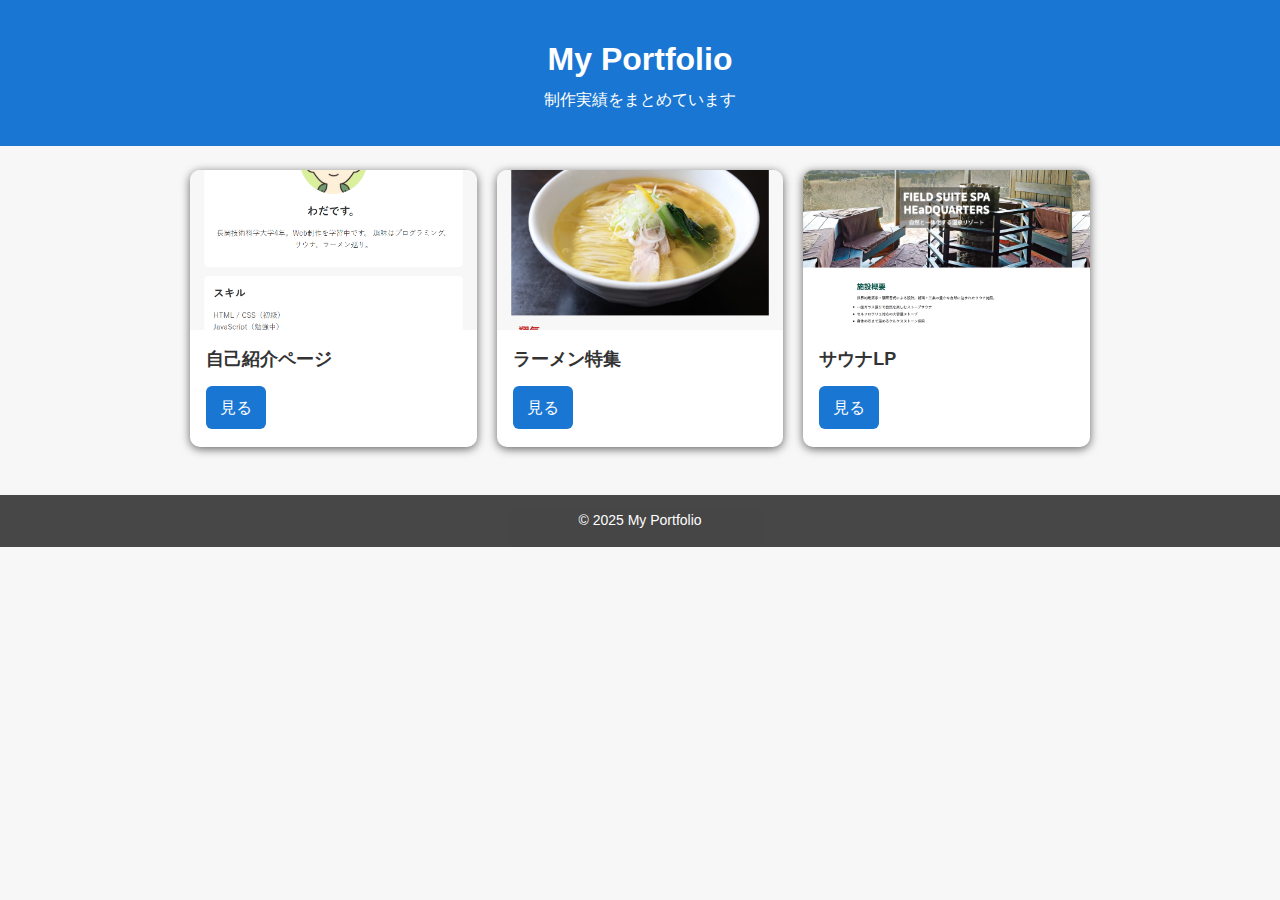
<file: index.html>
<!DOCTYPE html>
<html lang="ja">
<head>
    <meta charset="UTF-8">
    <meta name="viewport" content="width=device-width, initial-scale=1.0">
    <title>Portfolio</title>
    <link rel="stylesheet" href="style.css">
</head>
<body>
    <header class="site-header">
        <h1>My Portfolio</h1>
        <p>制作実績をまとめています</p>
    </header>

    <main class="container">
        <section class="works" aria-label="作品一覧">
            <article class="card">
                <img src="self-intro.png" alt="自己紹介ページのスクリーンショット">
                <div class="card-body">
                    <h2 class="card-title">自己紹介ページ</h2>
                    <a class="btn" href="self-intro.html">見る</a>
                </div>
            </article>

            <article class="card">
                <img src="ramen.png" alt="ラーメン特集のスクリーンショット">
                <div class="card-body">
                    <h2 class="card-title">ラーメン特集</h2>
                    <a class="btn" href="ramen.html">見る</a>
                </div>
            </article>

            <article class="card">
                <img src="sauna.png" alt="サウナLPのスクリーンショット">
                <div class="card-body">
                    <h2 class="card-title">サウナLP</h2>
                    <a class="btn" href="sauna.html">見る</a>
                </div>
            </article>
        </section>
    </main>

    <footer class="site-footer">
        © 2025 My Portfolio
    </footer>
    
</body>
</html>
</file>
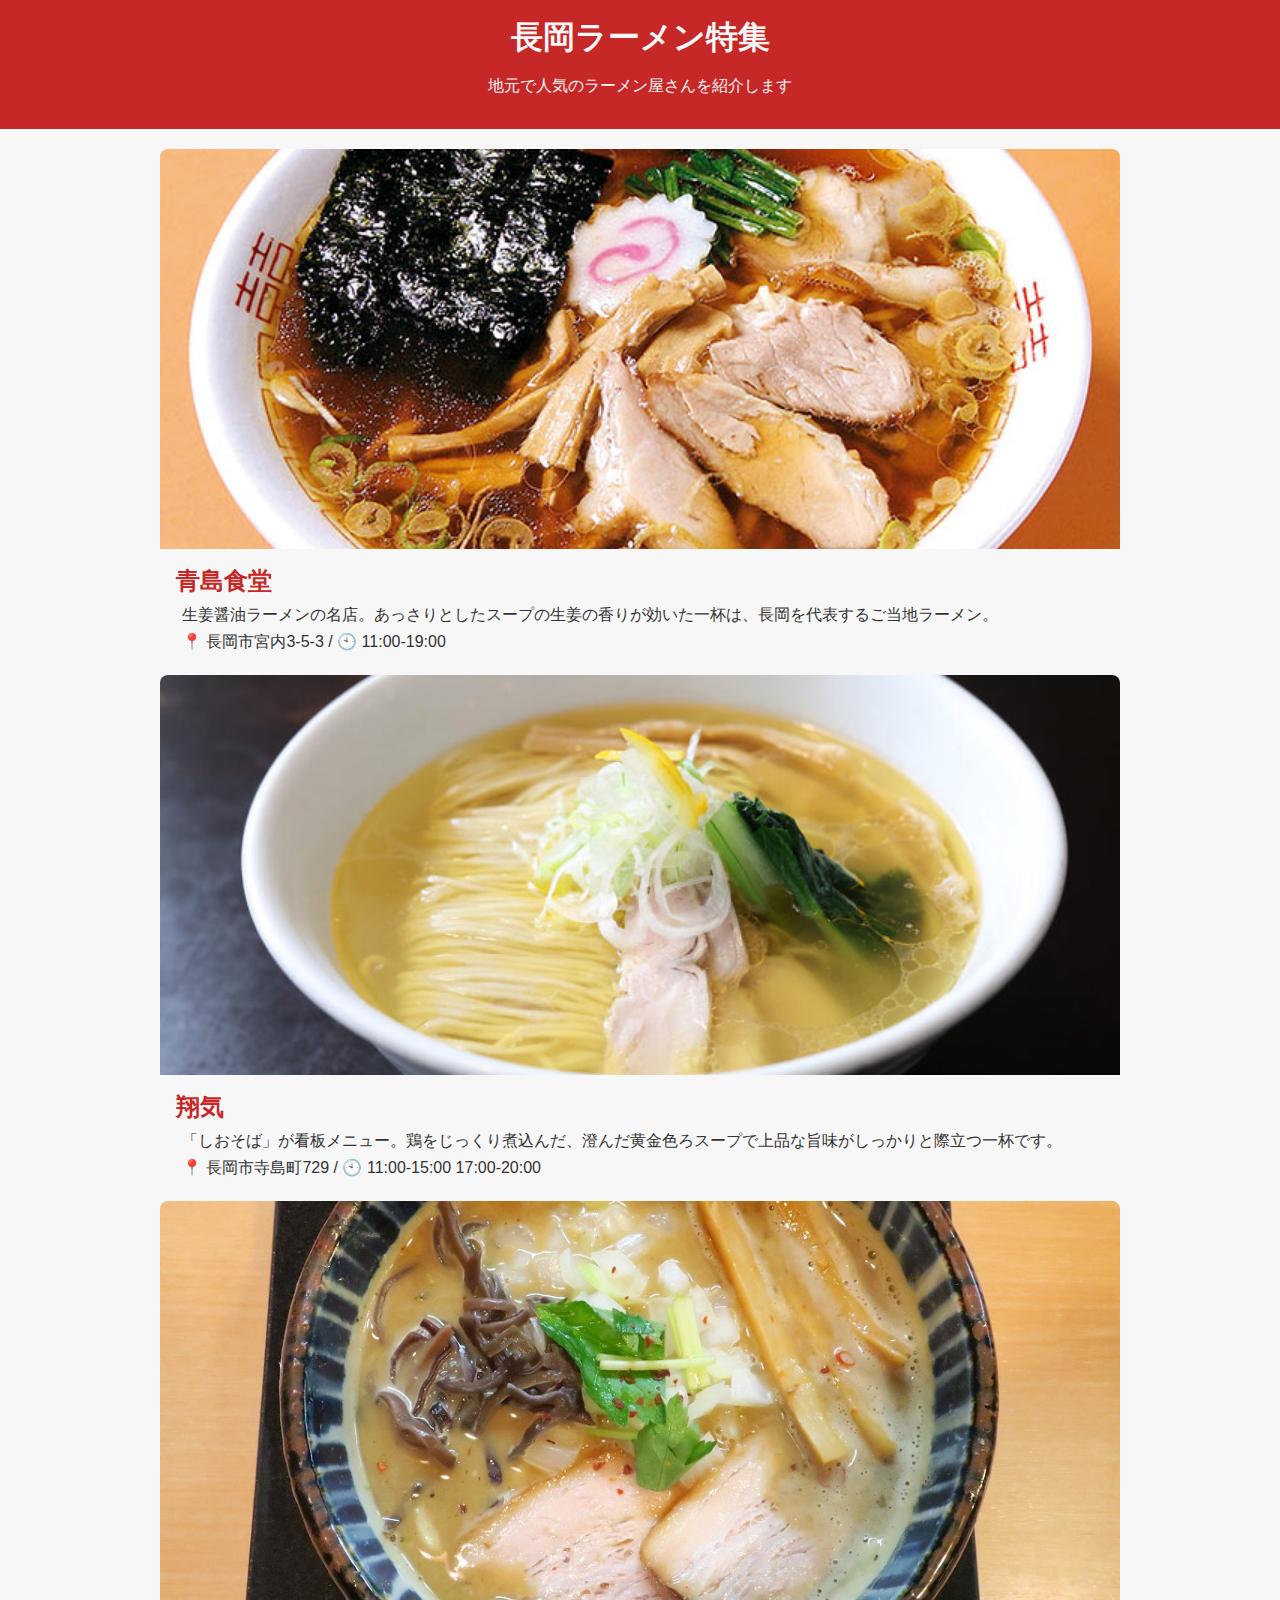
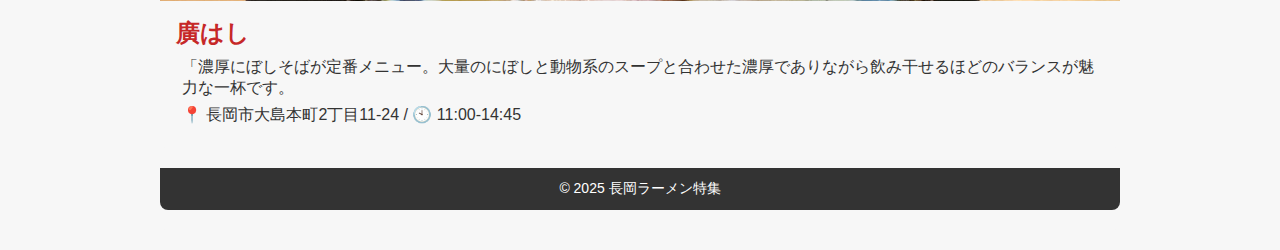
<file: ramen.html>
<!DOCTYPE html>
<html lang="ja">
<head>
    <meta charset="UTF-8">
    <meta name="viewport" content="width=device-width, initial-scale=1.0">
    <title>長岡ラーメン特集</title>
    <link rel="stylesheet" href="ramen.css">
</head>
<body>
    <header>
        <h1>長岡ラーメン特集</h1>
        <p>地元で人気のラーメン屋さんを紹介します</p>
    </header>

    <div class="container">
        <div class="shop">
            <img src="aosima.jpg" alt="青島食堂のラーメン">
            <div class="shop-content">
                <h2>青島食堂</h2>
                <p>生姜醤油ラーメンの名店。あっさりとしたスープの生姜の香りが効いた一杯は、長岡を代表するご当地ラーメン。</p>
                <p>📍 長岡市宮内3-5-3 / 🕙 11:00-19:00</p>
            </div>
        <div class="shop">
            <img src="shouki.jpg" alt="翔気のラーメン">
            <div class="shop-content">
                <h2>翔気</h2>
                <p>「しおそば」が看板メニュー。鶏をじっくり煮込んだ、澄んだ黄金色ろスープで上品な旨味がしっかりと際立つ一杯です。</p>
                <p>📍 長岡市寺島町729 / 🕙 11:00-15:00 17:00-20:00</p>
            </div>
        <div class="shop">
            <img src="hirohasi.jpg" alt="廣はしのラーメン">
            <div class="shop-content">
                <h2>廣はし</h2>
                <p>「濃厚にぼしそばが定番メニュー。大量のにぼしと動物系のスープと合わせた濃厚でありながら飲み干せるほどのバランスが魅力な一杯です。</p>
                <p>📍 長岡市大島本町2丁目11-24 / 🕙 11:00-14:45</p>
            </div>
    </div>

<footer>
    © 2025 長岡ラーメン特集
</footer>
</body>
</html>
</file>
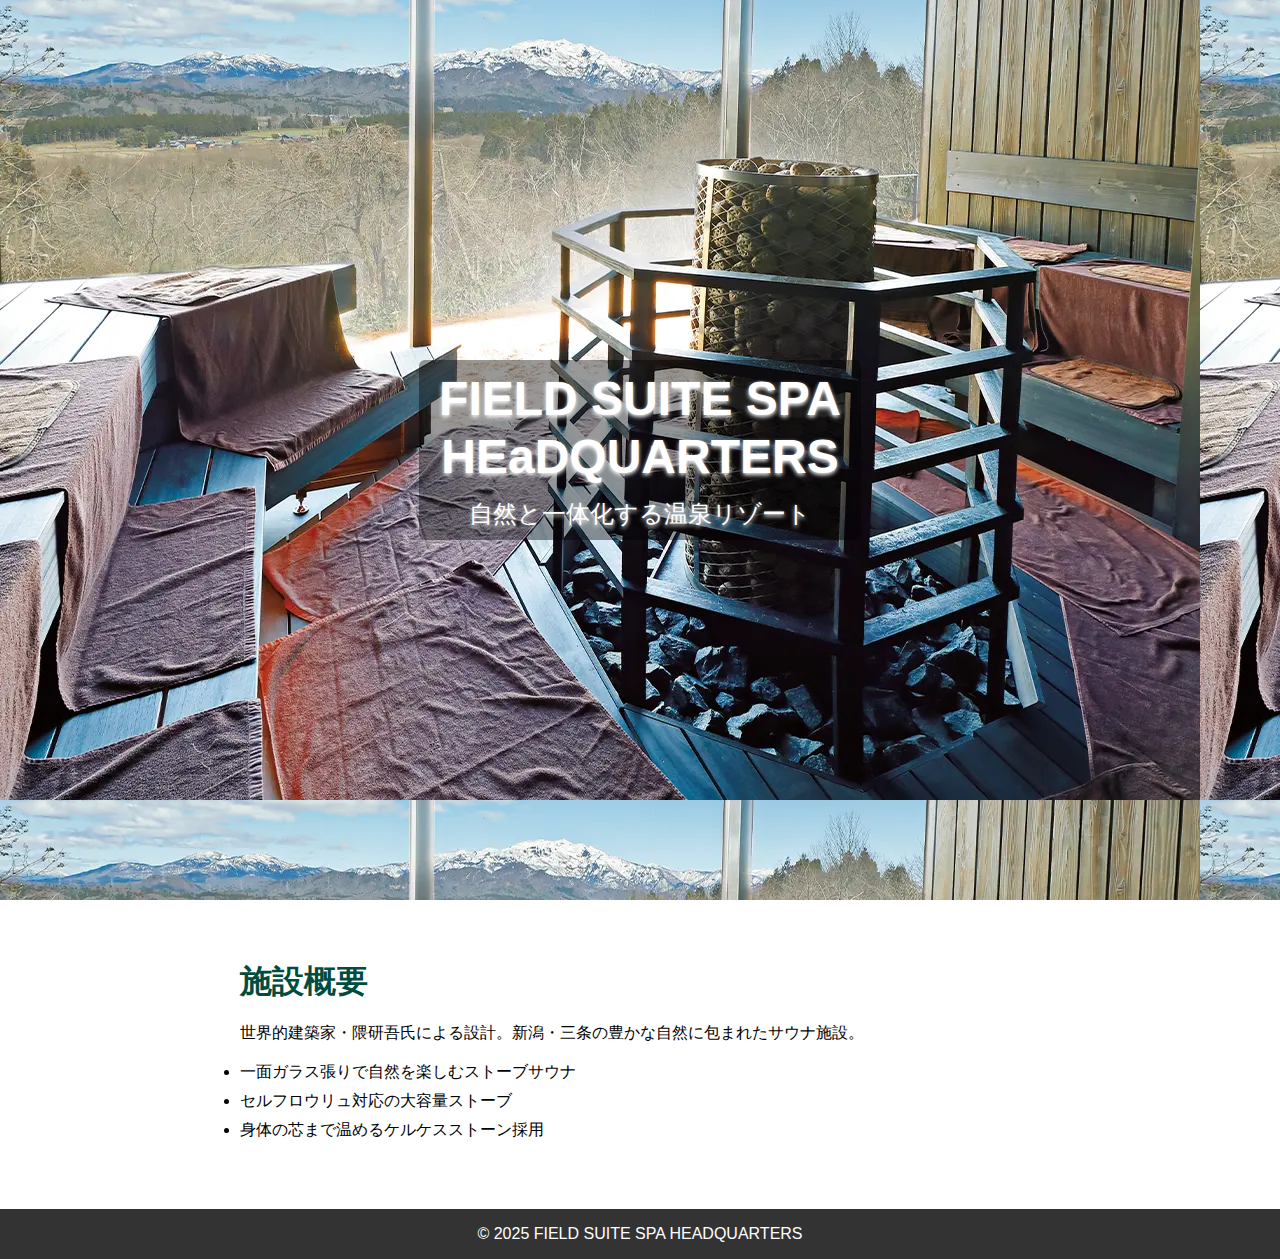
<file: sauna.html>
<!DOCTYPE html>
<html lang="ja">
<head>
    <meta charset="UTF-8">
    <meta name="viewport" content="width=device-width, initial-scale=1.0">
    <title>Snow Peak FIELD SUITE SPA HQ LP</title>
    <link rel="stylesheet" href="sauna.css">
</head>
<body>
    <section class="hero">
        <div class="hero-text">
            <h1>FIELD SUITE SPA<br>HEaDQUARTERS</h1>
            <p>自然と一体化する温泉リゾート</p>
        </div>
    </section>

    <section class="info">
        <div class="container">
            <h2>施設概要</h2>
            <p>世界的建築家・隈研吾氏による設計。新潟・三条の豊かな自然に包まれたサウナ施設。</p>
            <ul>
                <li>一面ガラス張りで自然を楽しむストーブサウナ</li>
                <li>セルフロウリュ対応の大容量ストーブ</li>
                <li>身体の芯まで温めるケルケスストーン採用</li>
            </ul>
        </div>
    </section>

    <footer>
        <p>© 2025 FIELD SUITE SPA HEADQUARTERS</p>
    </footer>
    
</body>
</html>
</file>
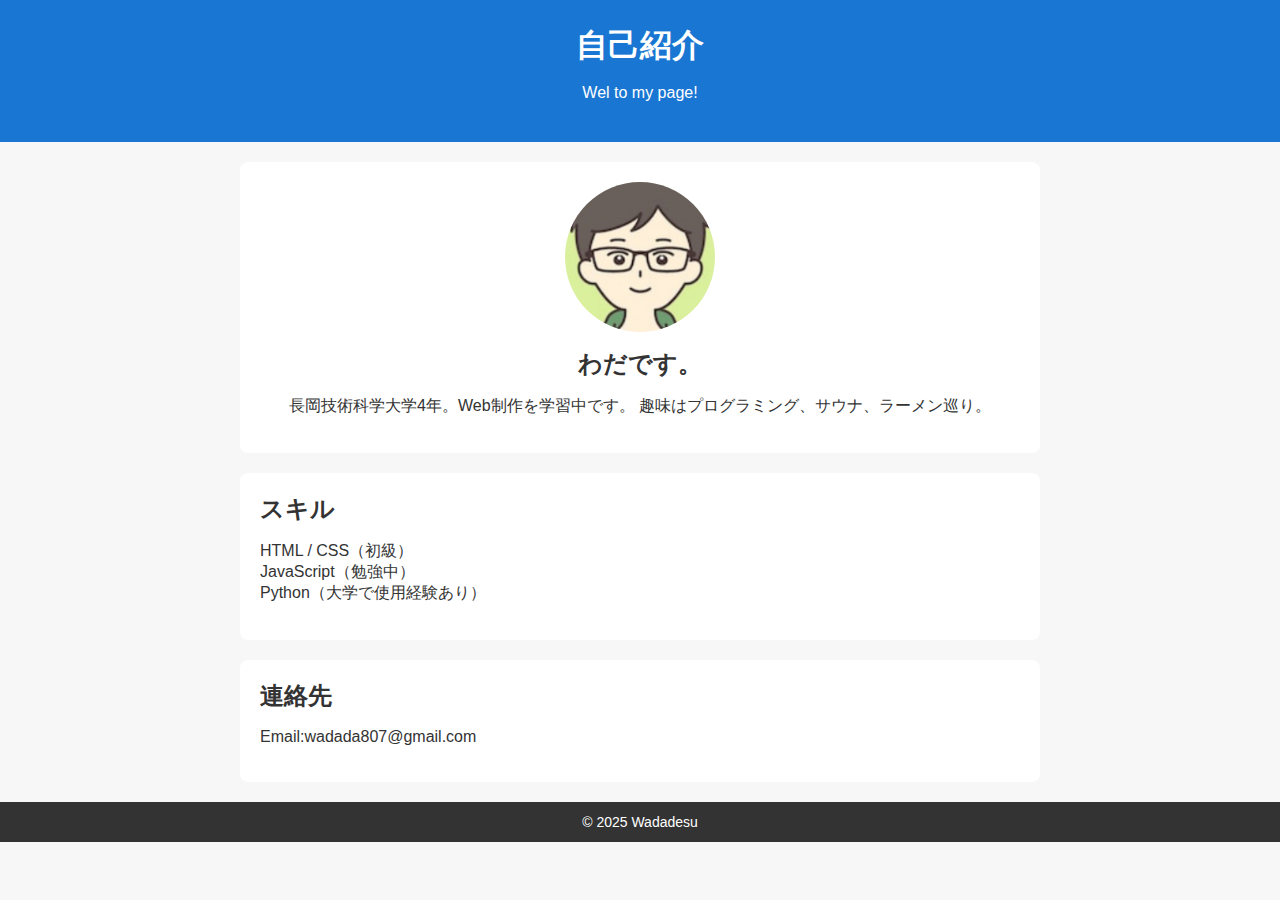
<file: self-intro.html>
<!DOCTYPE html>
<html lang=""ja>
<head>
    <meta charset="UTF-8">
    <meta name="viewport" content="width=device-width, initial-scale=1.0">
    <title>自己紹介 | ポートフォリオ </title>
    <link rel="stylesheet" href="self-intro.css">
</head>
<body>
    <header>
        <h1>自己紹介</h1>
        <p>Wel to my page!</p>
    </header>

    <main class="container">
        <section class="profile">
            <img src="aikonn.jpeg" alt="プロフィール写真">
            <h2>わだです。</h2>
            <p>長岡技術科学大学4年。Web制作を学習中です。
                趣味はプログラミング、サウナ、ラーメン巡り。</p>             
        </section>

        <section class="skills">
            <h2>スキル</h2>
            <ul>
                <li>HTML / CSS（初級）</li>
                <li>JavaScript（勉強中）</li>
                <li>Python（大学で使用経験あり）</li>
            </ul>
        </section>

        <section class="contact">
            <h2>連絡先</h2>
            <p>Email:wadada807@gmail.com</p>
            <!---<p><a href="https://github.com/" target="_blank">GitHub</a></p>-->
        </section>
    </main>

    <footer>
        © 2025 Wadadesu
    </footer>
</body>
</html>
</file>
<file: style.css>
* {box-sizing: border-box; margin: 0; padding: 0;}

body {
    font-family: "Yu Gothic", "メイリオ" ,sans-serif;
    background: #f7f7f7;
    color: #333;
    line-height: 1.7;
}
.site-header {
    background: #1976d2;
    color: #fff;
    text-align: center;
    padding: 32px 16px;
}
.container {
    width: 92%;
    max-width: 900px;
    margin: 24px auto 48px;
}
.works {
    display: grid;
    gap: 20px;
    grid-template-columns: repeat(auto-fit,minmax(260px,1fr));
}
.card {
    background: #fff;
    border-radius: 10px;
    overflow: hidden;
    box-shadow: 0 2px 10px rgba(0,0,0,0.6);
    transition: transform 0.2s ease ,box-shadow 0.2s ease;
}
.card:hover {
    transform: translateY(-2px);
    box-shadow: 0 8px 18px rgba(0, 0, 0, 0.1);
}
.card img {
    width: 100%;
    height: 160px;
    object-fit: cover;
    display: block;
}
.card-body {
    padding: 14px 16px 18px;
}
.card-title {
    font-size: 18px; margin-bottom: 12px;
}
.btn {
    display: inline-block;
    padding: 8px 14px;
    background: #1976d2;
    color: #fff;
    text-decoration: none;
    border-radius: 6px;
    transition: opacity 0.2s;
}
.btn:hover {opacity: 0.9;}

.site-footer {
    text-align: center;
    background: #333;
    color: #fff;
    padding: 14px 0;
    font-size: 14px;
    opacity: 0.9;
}
@media (max-width:480px) {
    .card img {height: 140px;}
}
</file>
<file: ramen.css>
body {
    font-family: sans-serif;
    margin:0;
    background: #f7f7f7;
    color: #333;
}
header {
    background: #c62828;
    color: #f7f7f7;
    padding: 16px;
    text-align: center;
}
h1 {
    margin: 0;
}
.container {
    width: 90%;
    max-width: 960px;
    margin: 20px auto;
}
.shop {
    background: #f7f7f7;
    border-radius: 8px;
    overflow: hidden;
    margin-bottom: 20px;
    box-shadow: 0 2px 6px rdba(0,0,0,0.1);
}
.shop img {
    width: 100%;
    height: 400px;
    object-fit: cover;
    display: block;
}
.shop-content {
    padding: 16px;
}
.shop h2 {
    margin: 0 0 8px;
    color: #c62828;
}
.shop p {
    margin: 6px;
}
footer {
    background: #333;
    color: #fff;
    text-align: center;
    padding: 12px 0;
    margin-top: 20px;
    font-size: 14px;
}
</file>
<file: sauna.css>
* {
    margin: 0;
    padding: 0;
    box-sizing: border-box;
}
body { font-family: sans-serif;} 

.hero {
    background: url(haikei.webp); center/cover no-repeat;
    height: 100vh;
    display: flex;
    align-items: center;
    justify-content: center;
    position: relative;
}
.hero-text {
    background: rgba(0,0,0,0.4);
    display: inline-block;
    padding: 10px 20px;
    border-radius: 6px;
    color: #fff;
    text-align: center;
    text-shadow: 0 2px 4px;rgba(0,0,0,0.5);
}
.hero-text h1 {
    font-size: 3em;
    line-height: 1.2;
}
.hero-text p {
    margin-top: 0.5em;
    font-size: 1.5em;
}
.info {
    background: #fff;
    padding: 60px 20px;
}
.container {
    width: 90%;
    max-width: 800px;
    margin: auto;
}
.info h2 {
    margin-bottom: 16px;
    font-size: 2em;
    color: #004d40;
}
.info p {
    margin-bottom: 16px;
    line-height: 1.6;
}
.info ul li {
    margin-bottom: 8px;
}
footer {
    background: #333;
    color: #fff;
    text-align: center;
    padding: 16px 0;
}
</file>
<file: self-intro.css>
body {
    font-family: "游ゴシック体", "Yu Gothic","メイリオ",sans-serif;
    margin: 0;
    background: #f7f7f7;
    color: #333;
}
header {
    background: #1976d2;
    color: #fff;
    text-align: center;
    padding: 24px 0;
}
h1,h2 {
    margin: 0 0 12px;
}
.container {
    width: 90%;
    max-width: 800px;
    margin: 20px auto;
}
.profile {
    text-align: center;
    background: #fff;
    padding: 20px;
    border-radius: 8px;
    box-shadow: 0 2px 6px raba(0,0,0,0.1);
    margin-bottom: 20px;
}
.profile img {
    width: 150px;
    height: 150px;
    object-fit: cover;
    border-radius: 50%;
    margin-bottom: 12px;
}
.skills, .contact {
    background: #fff;
    padding: 20px;
    border-radius: 8px;
    box-shadow: 0 2px 6px raba(0,0,0,0.1);
    margin-bottom: 20px;
}
ul {
    list-style: none;
    padding: 0;
}
footer {
    text-align: center;
    background: #333;
    color: #fff;
    padding: 12px;
    margin-top: 20px;
    font-size: 14px;
}
</file>
